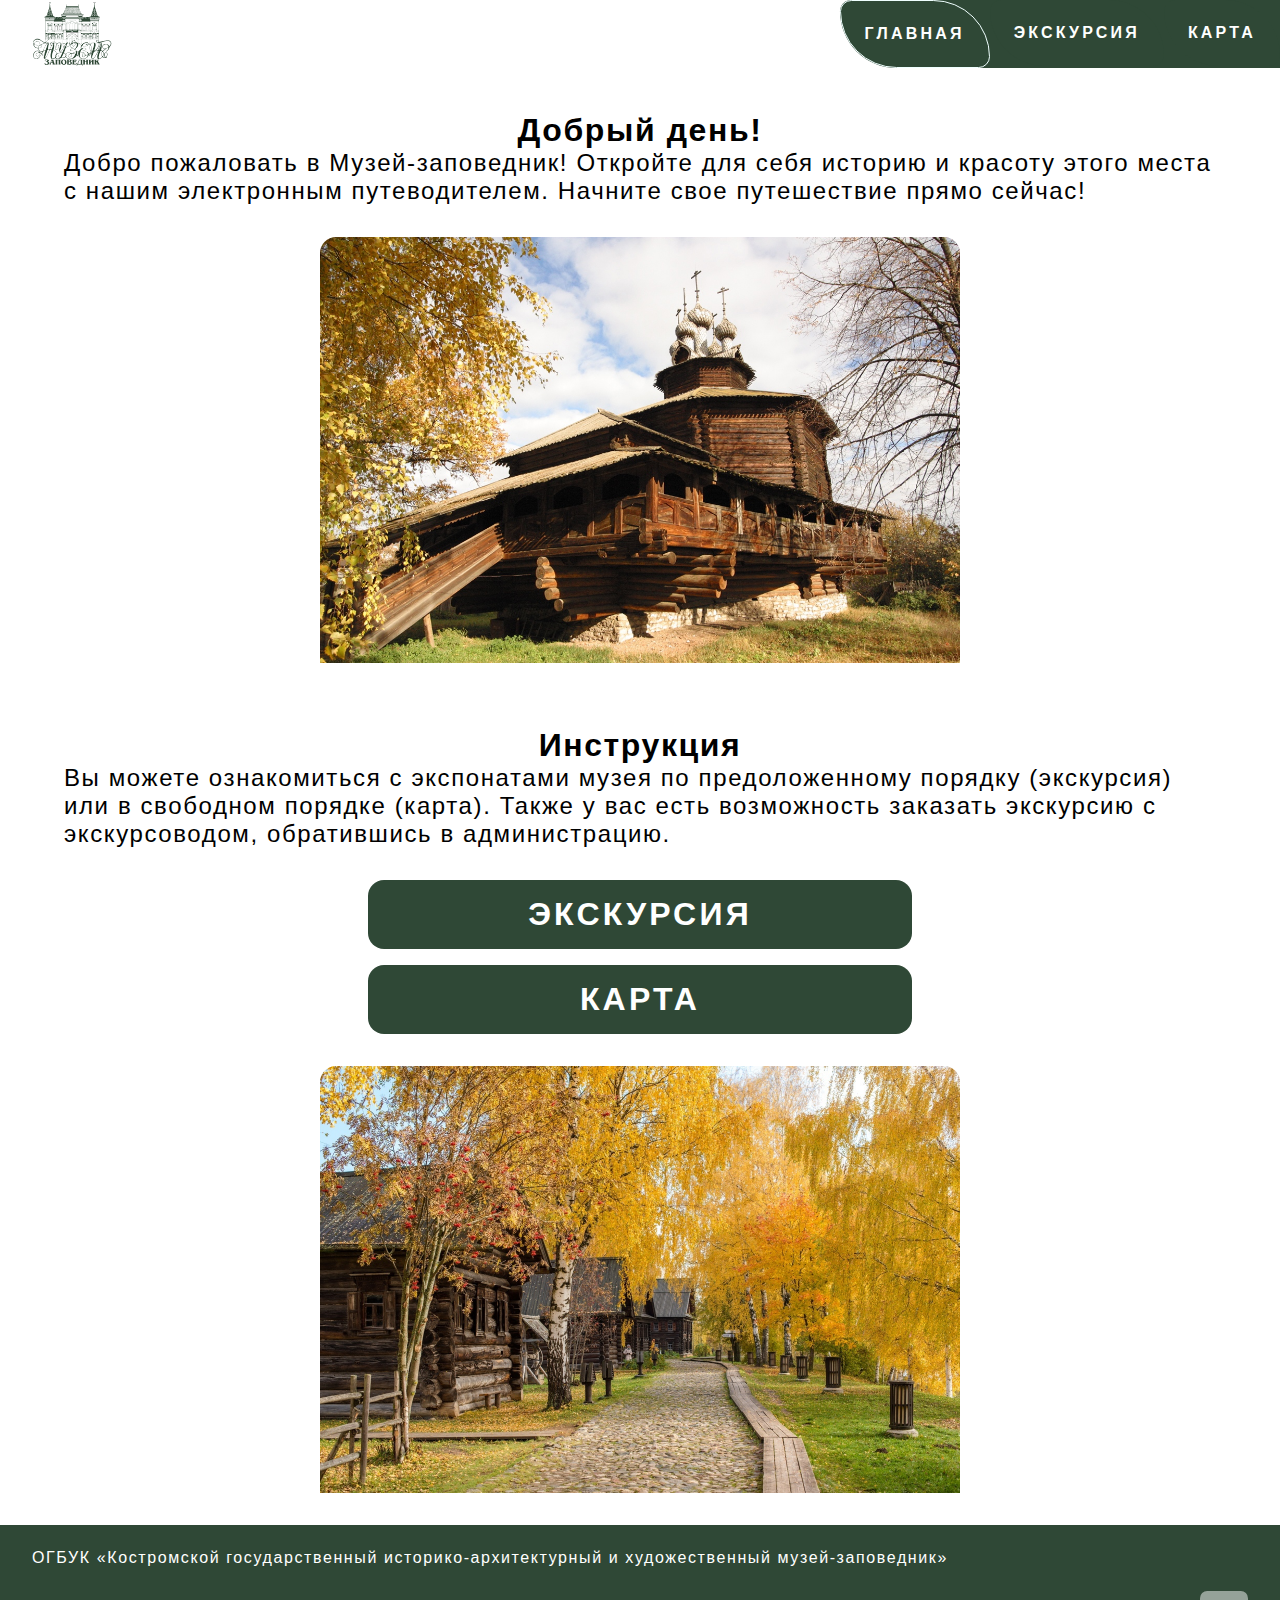
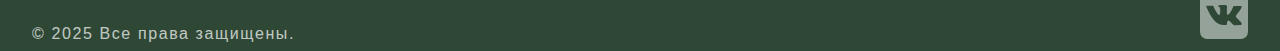
<file: index.html>
<!DOCTYPE html>
<html lang="ru">
    <head>
        <meta charset="UTF-8">
        <link rel="stylesheet" href="css/style.css">
        <title>Костромская слобода</title>
        <meta name = "description" content = "Описание сайта">
        <meta name = "author" content = "Anita Arikhina">
        <link rel="icon" href="svg/logo.svg">
    </head>
    <body>
        <header>
            <img src="svg/logo.svg" alt="logo">
            <nav>
                <ul id="menu">
                    <li><a class="activ" href="index.html">Главная</a></li>
                    <li><a href="html/tour.html">Экскурсия</a></li>
                    <li><a href="html/map.html">Карта</a></li>
                </ul>
            </nav>
        </header>
        <main>
            <div><h1>Добрый день!</h1>
            <p>Добро пожаловать в Музей-заповедник! Откройте для себя историю и красоту этого места с нашим электронным путеводителем. Начните свое путешествие прямо сейчас!</p>
            </div>
            <img src="png/cover.jpg" alt="Обложка">
            <div><h2>Инструкция</h2>
            <p>Вы можете ознакомиться с экспонатами музея по предоложенному порядку (экскурсия) или в свободном порядке (карта). Также у вас есть возможность заказать экскурсию с экскурсоводом, обратившись в администрацию.</p></div>
            <div>
                <a href="html/tour.html">Экскурсия</a>
                <a href="html/map.html">Карта</a>
            </div>
            <img src="png/1.jpg" alt="Картинка 1">
        </main>
        <footer>
            <p class="foot">ОГБУК «Костромской государственный историко-архитектурный и художественный музей-заповедник»</p>
            <div>
            <p>© 2025 Все права защищены.</p>
                <a href="https://vk.com/sloboda44">
                <svg xmlns="http://www.w3.org/2000/svg" aria-label="VK" role="img" viewBox="0 0 512 512"><rect width="512" height="512" rx="15%"/>
                    <path fill="#2F4836" d="M274 363c5-1 14-3 14-15 0 0-1-30 13-34s32 29 51 42c14 9 25 8 25 8l51-1s26-2 14-23c-1-2-9-15-39-42-31-30-26-25 11-76 23-31 33-50 30-57-4-7-20-6-20-6h-57c-6 0-9 1-12 6 0 0-9 25-21 45-25 43-35 45-40 42-9-5-7-24-7-37 0-45 7-61-13-65-13-2-59-4-73 3-7 4-11 11-8 12 3 0 12 1 17 7 8 13 9 75-2 81-15 11-53-62-62-86-2-6-5-7-12-9H79c-6 0-15 1-11 13 27 56 83 193 184 192z"/>
                </svg>
                    </a>
            </div>
        </footer>
    </body>
</html>
</file>
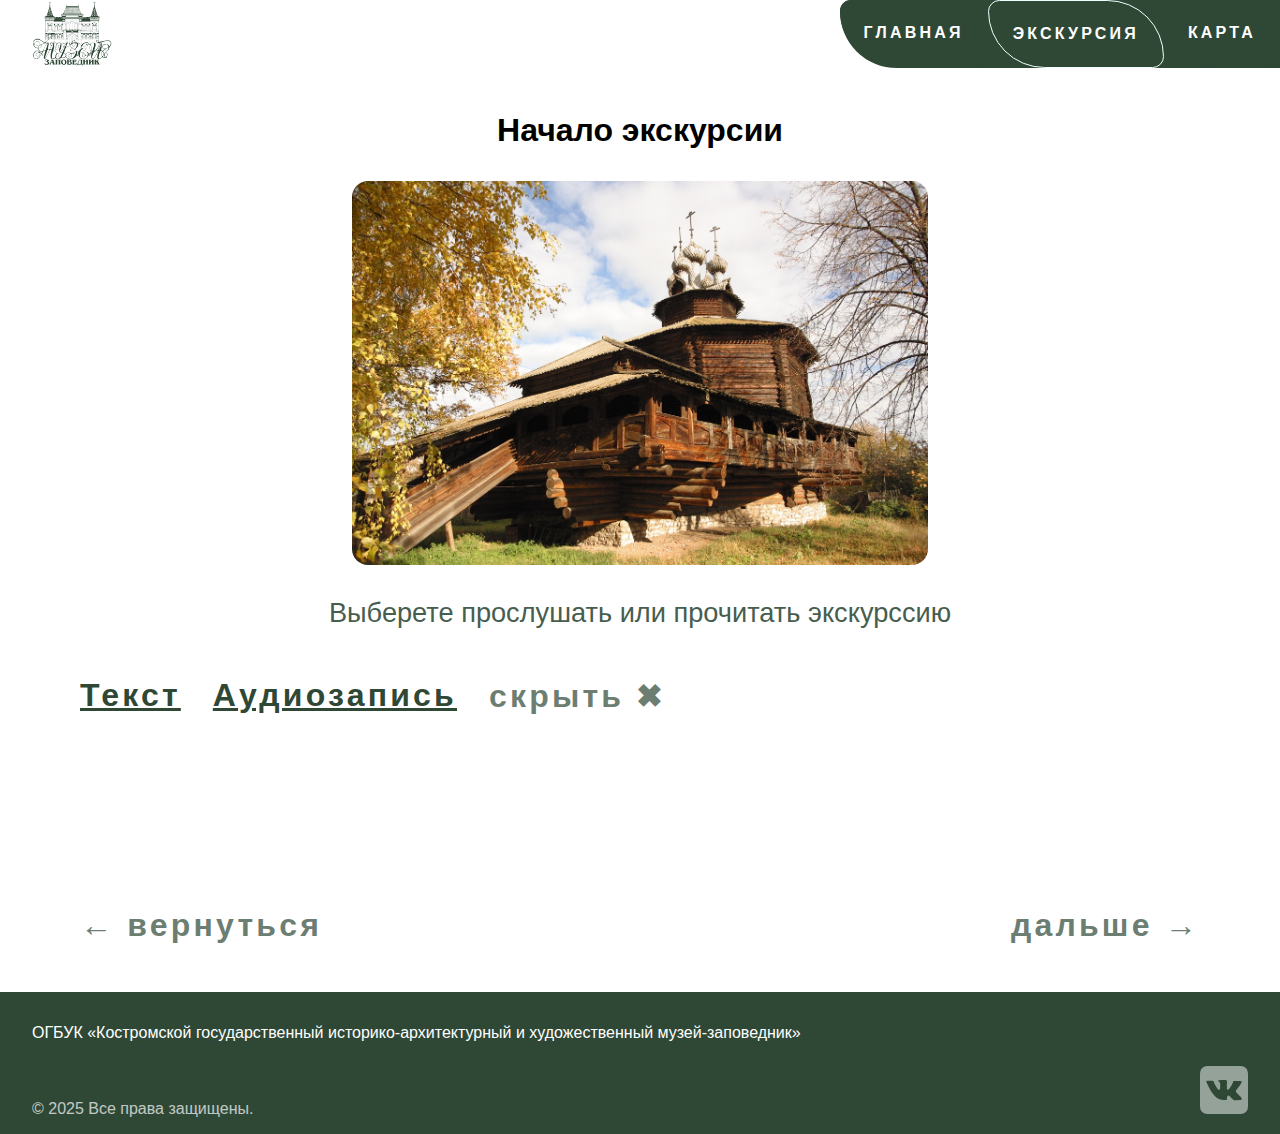
<file: html/tour.html>
<!DOCTYPE html>
<html lang="ru">
    <head>
        <meta charset="UTF-8">
        <link rel="stylesheet" href="../css/style-tour.css">
        <title>Костромская слобода</title>
        <link rel="icon" href="../svg/logo.svg">
        <meta name = "description" content = "Описание сайта">
        <meta name = "author" content = "Anita Arikhina">
    </head>
    <body>
        <header>
            <img src="../svg/logo.svg" alt="logo">
            <nav>
                <ul id="menu">
                    <li><a href="../index.html">Главная</a></li>
                    <li><a class="activ" href="tour.html">Экскурсия</a></li>
                    <li><a href="map.html">Карта</a></li>
                </ul>
            </nav>
        </header>
        <main>
            <h1>Начало экскурсии</h1><div>
            <img src="../png/cover.jpg" alt="Обложка"></div>
            <p class="center">Выберете прослушать или прочитать экскурссию</p>
            <div>
                <a onclick = "FuncText()">Текст</a>
                <a onclick = "FuncAudio()">Аудиозапись</a>
                <a id="hide" onclick = "FuncHide()">скрыть ✖</a>
            </div>
            <div id="audio">
                <audio id="player" controls>
                    <source src="../audio/0.mp3" type="audio/mpeg">
                    <source src="#" type="audio/ogg">
                    У вашего браузера нет возможности воспроизвести аудио 
                </audio>
                <div class="photo">
                    <a onclick = "FuncImg1()">1</a>
                    <a onclick = "FuncImg2()">2</a>
                    <a onclick = "FuncImg3()">3</a>
                </div>
                <figure id="img1">
                    <img src="../png/1.jpg" alt="Картинка 1">
                    <figcaption>Текст подписи под изображением</figcaption>  
                </figure>
                <figure id="img2">
                    <img src="../png/2.jpg" alt="Картинка 2">
                    <figcaption>Текст подписи под изображением</figcaption>  
                </figure>
                <figure id="img3">
                    <img src="../png/cover.jpg" alt="Картинка 3">
                    <figcaption>Текст подписи под изображением</figcaption>  
                </figure>
            </div>
            <div id="text">
                <p>Костромской музей деревянного зодчества расположен на стрелке рек Волги и Костромы. Он был учреждён, областным руководством, 3 мая 1960 года и начало его формирования было связано со строительством Горьковской ГЭС в начале 1950-х годов. В это время создаётся Горьковское водохранилище, река Волга выходит из своих берегов и часть знаменитой Костромской низины тоже вошла в зону подтопления волжскими водами. В селениях тех мест располагались уникальные деревянные постройки – двадцати четырёх свайная церковь Спаса-Преображения (1713 г.) из с. Спас Вёжи и свайные «чёрные» баньки из д. Ведёрки, составлявшие культурный феномен крестьянского архитектурного наследия.  В целях сохранения для последующих поколений эти памятники были перевезены, в 1955 году, на территорию Костромского музея-заповедника, располагавшегося в стенах Ипатьевского монастыря. Собственно эти свайные объекты и положили начало Костромскому музею деревянного зодчества под открытым небом.  
                    </p>
                <figure>
                    <img src="../png/1.jpg" alt="Картинка 1">
                    <figcaption>Текст подписи под изображением</figcaption> <hr> 
                </figure>
                <p>
            Позже, музей стал осваивать и другие прилегающие к Ипатьевскому монастырю территории. В начале 1960-х годов в бывшей подмонастырской Богословской (ныне Ипатьевской) слободе устанавливаются памятники народного зодчества из более отдалённых селений Костромской области. Это прежде всего церковь Собора Пр. Богородицы (1700 г.) из с. Холм Галичского района, дом крестьянина Ершова из Межевского района и др. </p>
                <figure>
                    <img src="../png/2.jpg" alt="Картинка 2">
                    <figcaption>Текст подписи под изображением</figcaption><hr>  
                </figure>
                <p>
             В конце 1960-х годов стала осваиваться музеем и территория собственно стрелки рек Волги и Костромы. Первым памятником, размещенным на бывших заливных монастырских лугах, стала церковь Спаса Всемилостивого (1712 г.) из   с. Фоминское Костромского района. Правее от храма, за рощей, устанавливаются мельницы-столбовки из Солигаличского района, а вдоль левого берега речки Игуменки постепенно выстраивается деревенская улица, состоящая из бывших жилых домов костромских крестьян.</p>
                <figure>
                    <img src="../png/cover.jpg" alt="Картинка 3">
                    <figcaption>Текст подписи под изображением</figcaption><hr>  
                </figure>
                <p>
            По первоначальной задумке музей под открытым небом должен был представлять своим посетителям разнообразие и достоинства памятников народного зодчества, но со второй половины 1970-х годов музейные крестьянские постройки стали дополняться этнографическими экспозициями, что позволило, в конечном итоге, целостно воссоздать жизнь Костромской деревни во всей своей полноте. А за домами, в поле, затем устанавливаются амбары, овин, кузница, что фактически реконструирует традиционную планировку крестьянских усадеб.
                </p>
            </div>
            <div class="navigation">
                <a href="../index.html">← вернуться</a>
                <a href="#">дальше →</a>
            </div>
        </main>
        <footer>
            <p class="foot">ОГБУК «Костромской государственный историко-архитектурный и художественный музей-заповедник»</p>
            <div>
            <p>© 2025 Все права защищены.</p>
                <a href="https://vk.com/sloboda44">
                <svg xmlns="http://www.w3.org/2000/svg" aria-label="VK" role="img" viewBox="0 0 512 512"><rect width="512" height="512" rx="15%"/>
                    <path fill="#2F4836" d="M274 363c5-1 14-3 14-15 0 0-1-30 13-34s32 29 51 42c14 9 25 8 25 8l51-1s26-2 14-23c-1-2-9-15-39-42-31-30-26-25 11-76 23-31 33-50 30-57-4-7-20-6-20-6h-57c-6 0-9 1-12 6 0 0-9 25-21 45-25 43-35 45-40 42-9-5-7-24-7-37 0-45 7-61-13-65-13-2-59-4-73 3-7 4-11 11-8 12 3 0 12 1 17 7 8 13 9 75-2 81-15 11-53-62-62-86-2-6-5-7-12-9H79c-6 0-15 1-11 13 27 56 83 193 184 192z"/>
                </svg>
                </a>
            </div>
        </footer>
        <script>
            function FuncText() {
                document.getElementById("text").style.display = "block";
                document.getElementById("audio").style.display = "none";
            }
            function FuncAudio() {
                document.getElementById("text").style.display = "none";
                document.getElementById("audio").style.display = "block";
            }
            function FuncHide() {
                document.getElementById("text").style.display = "none";
                document.getElementById("audio").style.display = "none";
            }
            function FuncImg1() {
                document.getElementById("img1").style.display = "block";
                document.getElementById("img2").style.display = "none";
                document.getElementById("img3").style.display = "none";
            }
            function FuncImg2() {
                document.getElementById("img1").style.display = "none";
                document.getElementById("img2").style.display = "block";
                document.getElementById("img3").style.display = "none";
            }
            function FuncImg3() {
                document.getElementById("img1").style.display = "none";
                document.getElementById("img2").style.display = "none";
                document.getElementById("img3").style.display = "block";
            }
        </script>
    </body>
</html>
</file>
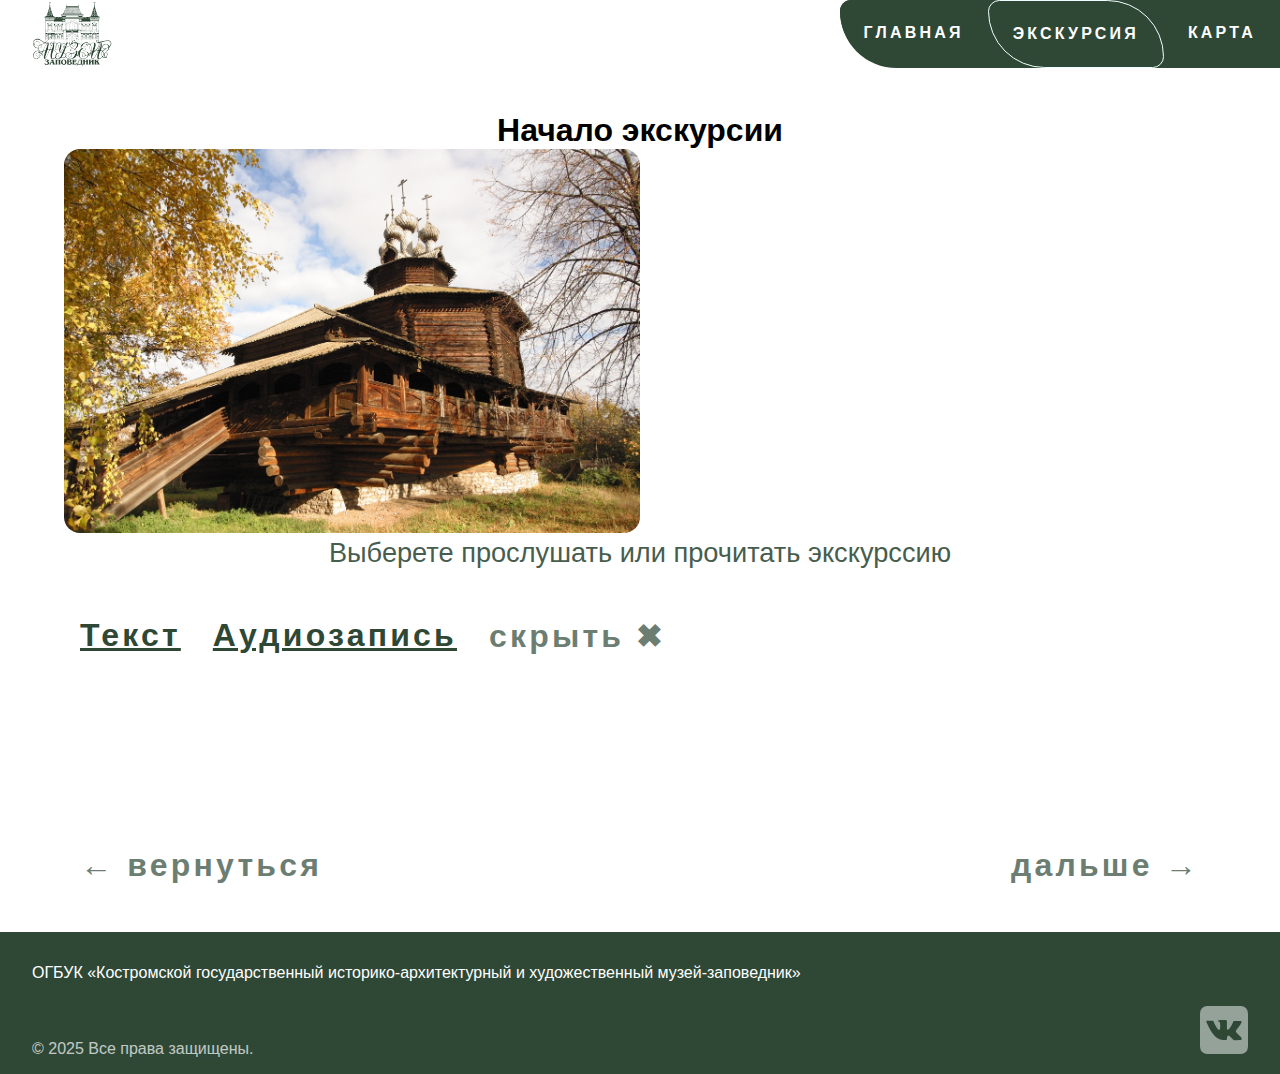
<file: html/tour0.html>
<!DOCTYPE html>
<html lang="ru">
    <head>
        <meta charset="UTF-8">
        <link rel="stylesheet" href="../css/style-tour.css">
        <title>Костромская слабода</title>
        <link rel="icon" href="../svg/logo.svg">
    </head>
    <body>
        <header>
            <img src="../svg/logo.svg" alt="logo">
            <nav>
                <ul id="menu">
                    <li><a href="../index.html">Главная</a></li>
                    <li><a class="activ" href="tour.html">Экскурсия</a></li>
                    <li><a href="map.html">Карта</a></li>
                </ul>
            </nav>
        </header>
        <main>
            <h1>Начало экскурсии</h1>
            <img src="../png/cover.jpg" alt="Обложка">
            <p class="center">Выберете прослушать или прочитать экскурссию</p>
            <div>
                <a onclick = "FuncText()">Текст</a>
                <a onclick = "FuncAudio()">Аудиозапись</a>
                <a id="hide" onclick = "FuncHide()">скрыть ✖</a>
            </div>
            <div id="audio">
                <audio id="player" controls >
                    <source src="../audio/0.mp3" type="audio/mpeg">
                    <source src="#" type="audio/ogg">
                    У вашего браузера нет возможности воспроизвести аудио 
                </audio>
                <div>
                        <button onclick="document.getElementById('player').play()">Воспроизведение</button>
                        <button onclick="document.getElementById('player').pause()">Пауза</button>
                        <button onclick="audio=document.getElementById('player'); audio.currentTime=0; audio.pause(); ">Сначала</button>
                        <button onclick="document.getElementById('player').volume+=0.1">Громкость +</button>
                        <button onclick="document.getElementById('player').volume-=0.1">Громкость -</button>
                    </div>
                <div class="photo">
                    <a onclick = "FuncImg1()">1</a>
                    <a onclick = "FuncImg2()">2</a>
                    <a onclick = "FuncImg3()">3</a>
                </div>
                <figure id="img1">
                    <img src="../png/1.jpg" alt="Картинка 1">
                    <figcaption>Текст подписи под изображением</figcaption>  
                </figure>
                <figure id="img2">
                    <img src="../png/2.jpg" alt="Картинка 2">
                    <figcaption>Текст подписи под изображением</figcaption>  
                </figure>
                <figure id="img3">
                    <img src="../png/cover.jpg" alt="Картинка 3">
                    <figcaption>Текст подписи под изображением</figcaption>  
                </figure>
            </div>
            <div id="text">
                <p>Костромской музей деревянного зодчества расположен на стрелке рек Волги и Костромы. Он был учреждён, областным руководством, 3 мая 1960 года и начало его формирования было связано со строительством Горьковской ГЭС в начале 1950-х годов. В это время создаётся Горьковское водохранилище, река Волга выходит из своих берегов и часть знаменитой Костромской низины тоже вошла в зону подтопления волжскими водами. В селениях тех мест располагались уникальные деревянные постройки – двадцати четырёх свайная церковь Спаса-Преображения (1713 г.) из с. Спас Вёжи и свайные «чёрные» баньки из д. Ведёрки, составлявшие культурный феномен крестьянского архитектурного наследия.  В целях сохранения для последующих поколений эти памятники были перевезены, в 1955 году, на территорию Костромского музея-заповедника, располагавшегося в стенах Ипатьевского монастыря. Собственно эти свайные объекты и положили начало Костромскому музею деревянного зодчества под открытым небом.  
                    </p>
                <figure>
                    <img src="../png/1.jpg" alt="Картинка 1">
                    <figcaption>Текст подписи под изображением</figcaption> <hr> 
                </figure>
                <p>
            Позже, музей стал осваивать и другие прилегающие к Ипатьевскому монастырю территории. В начале 1960-х годов в бывшей подмонастырской Богословской (ныне Ипатьевской) слободе устанавливаются памятники народного зодчества из более отдалённых селений Костромской области. Это прежде всего церковь Собора Пр. Богородицы (1700 г.) из с. Холм Галичского района, дом крестьянина Ершова из Межевского района и др. </p>
                <figure>
                    <img src="../png/2.jpg" alt="Картинка 2">
                    <figcaption>Текст подписи под изображением</figcaption><hr>  
                </figure>
                <p>
             В конце 1960-х годов стала осваиваться музеем и территория собственно стрелки рек Волги и Костромы. Первым памятником, размещенным на бывших заливных монастырских лугах, стала церковь Спаса Всемилостивого (1712 г.) из   с. Фоминское Костромского района. Правее от храма, за рощей, устанавливаются мельницы-столбовки из Солигаличского района, а вдоль левого берега речки Игуменки постепенно выстраивается деревенская улица, состоящая из бывших жилых домов костромских крестьян.</p>
                <figure>
                    <img src="../png/cover.jpg" alt="Картинка 3">
                    <figcaption>Текст подписи под изображением</figcaption><hr>  
                </figure>
                <p>
            По первоначальной задумке музей под открытым небом должен был представлять своим посетителям разнообразие и достоинства памятников народного зодчества, но со второй половины 1970-х годов музейные крестьянские постройки стали дополняться этнографическими экспозициями, что позволило, в конечном итоге, целостно воссоздать жизнь Костромской деревни во всей своей полноте. А за домами, в поле, затем устанавливаются амбары, овин, кузница, что фактически реконструирует традиционную планировку крестьянских усадеб.
                </p>
            </div>
            <div class="navigation">
                <a href="../index.html">← вернуться</a>
                <a href="#">дальше →</a>
            </div>
        </main>
        <footer>
            <p class="foot">ОГБУК «Костромской государственный историко-архитектурный и художественный музей-заповедник»</p>
            <div>
            <p>© 2025 Все права защищены.</p>
                <a href="https://vk.com/sloboda44">
                <svg xmlns="http://www.w3.org/2000/svg" aria-label="VK" role="img" viewBox="0 0 512 512"><rect width="512" height="512" rx="15%"/>
                    <path fill="#2F4836" d="M274 363c5-1 14-3 14-15 0 0-1-30 13-34s32 29 51 42c14 9 25 8 25 8l51-1s26-2 14-23c-1-2-9-15-39-42-31-30-26-25 11-76 23-31 33-50 30-57-4-7-20-6-20-6h-57c-6 0-9 1-12 6 0 0-9 25-21 45-25 43-35 45-40 42-9-5-7-24-7-37 0-45 7-61-13-65-13-2-59-4-73 3-7 4-11 11-8 12 3 0 12 1 17 7 8 13 9 75-2 81-15 11-53-62-62-86-2-6-5-7-12-9H79c-6 0-15 1-11 13 27 56 83 193 184 192z"/>
                </svg>
                </a>
            </div>
        </footer>
        <script>
            function FuncText() {
                document.getElementById("text").style.display = "block";
                document.getElementById("audio").style.display = "none";
            }
            function FuncAudio() {
                document.getElementById("text").style.display = "none";
                document.getElementById("audio").style.display = "block";
            }
            function FuncHide() {
                document.getElementById("text").style.display = "none";
                document.getElementById("audio").style.display = "none";
            }
            function FuncImg1() {
                document.getElementById("img1").style.display = "block";
                document.getElementById("img2").style.display = "none";
                document.getElementById("img3").style.display = "none";
            }
            function FuncImg2() {
                document.getElementById("img1").style.display = "none";
                document.getElementById("img2").style.display = "block";
                document.getElementById("img3").style.display = "none";
            }
            function FuncImg3() {
                document.getElementById("img1").style.display = "none";
                document.getElementById("img2").style.display = "none";
                document.getElementById("img3").style.display = "block";
            }
        </script>
    </body>
</html>
</file>
<file: css/style.css>
* {
    padding: 0;
    margin: 0;
    letter-spacing: 0.1rem;
    font-family: 'Source Sans Pro', sans-serif;
}
main {
    }
body {
    background: #fff;
    min-height: 100vh;
    display: flex;
    flex-direction: column;
    }
header, ul {
    display: flex;
}
header {
    justify-content: space-between;
    position: fixed;  
    top: 0;  
    left: 0;  
    right: 0; 
    background: white;
}
header img {
    margin: 0 2rem;
    width: 5rem;
}
li {
    list-style: none;
}
ul {
    background: #2F4836;
    border-radius: 1rem 0rem 0rem 5rem;
}
nav a {
    background: #2F4836;
    color: white;
    padding: 1.5rem 1.5rem;
    display: block;
    width: auto;
    height: auto;
    text-decoration: none;
    text-transform: uppercase;
    font-weight: bold;
    text-align: center;
    font-size: 1rem;
    border-radius: 1rem 5rem;
}
.activ{
    border: 1px solid azure;
}
a:hover, a:active {
    background: #475D4E;
}
a {
    letter-spacing: 0.2rem;
}
main {
    width: 90%;
    margin: 0 auto;
    margin-top: 5rem;
}
main div {
    margin: 2rem 0;
}
main img {
    width: 40rem;
    display: block;
    margin: 0 auto;
    padding-bottom: 2rem;
    border-radius: 1rem;
    }
h1, h2 {
    text-align: center;
    font-size: 2rem;
}
p {
    font-size: 1.5rem;
}
main a {
    background: #2F4836;
    color: white;
    padding: 1rem 2rem;
    margin: 1rem auto;
    max-width: 30rem;
    display: block;
    text-decoration: none;
    text-transform: uppercase;
    font-weight: bold;
    text-align: center;
    font-size: 2rem;
    border-radius: 1rem;
}
footer {
    background: #2F4836;
    color: white;
    padding: 0.5rem 2rem;
    margin-top: auto;
    position:relative; 
}
footer p{
    padding: 1rem 0;
    font-size: 1rem;
}
.foot {
    margin-bottom: 0.5rem;
}
footer div {
    display: flex;
    align-items: flex-end;
    justify-content: space-between;
    opacity: 0.7;
}
footer div p {
    padding-bottom: 0px;
}
footer svg{
    width: 3rem;
    opacity: 0.7;
    fill: #ffffff;
}
footer svg path{ 
    fill: #2F4836;
}
footer svg:active, footer svg:hover{
    opacity: 1;
    fill: #5281b8;
}
footer svg:active path, footer svg:hover path{ 
    fill: #ffffff;
}

@media ((hover: none) and (orientation: portrait) and (min-device-width: 200px) and (max-device-width: 800px)) or (max-width: 550px) {
    main {
    }
    header, ul {
        display: flex;
    }
    header {
        justify-content: space-between;
        position: fixed;  
        top: 0;  
        left: 0;  
        right: 0; 
        background: white;
    }
    header img {
        margin: 0 2rem;
        width: 15rem;
    }
    li {
        list-style: none;
    }
    ul {
        background: #2F4836;
        border-radius: 1rem 0rem 0rem 5rem;
    }
    nav a {
        background: #2F4836;
        color: white;
        padding: 4.5rem 2rem;
        display: block;
        width: auto;
        height: auto;
        text-decoration: none;
        text-transform: uppercase;
        font-weight: bold;
        text-align: center;
        font-size: 2rem;
        border-radius: 1rem 5rem;
    }
    .activ{
        border: 1px solid azure;
    }
    a:hover, a:active {
        background: #475D4E;
    }
    a {
        letter-spacing: 0.2rem;
    }
    main {
        width: 90%;
        margin: 0 auto;
        margin-top: 20rem;
    }
    main div {
        margin: 4rem 0;
    }
    main img {
            width: 100%;
            display: none;
            margin: 0 auto;
            border-radius: 1rem;
        }
    h1, h2 {
        text-align: center;
        font-size: 5rem;
    }
    p {
        font-size: 2.5rem;
    }
    main a {
        background: #2F4836;
        color: white;
        padding: 1rem 2rem;
        margin: 1rem auto;
        max-width: 30rem;
        display: block;
        text-decoration: none;
        text-transform: uppercase;
        font-weight: bold;
        text-align: center;
        font-size: 4rem;
        border-radius: 1rem;
    }
    footer {
        background: #2F4836;
        color: white;
        padding: 1rem 2rem;
        position:relative; 
    }
    footer p{
        padding: 1rem 0;
        font-size: 2.1rem;
    }
    .foot {
        margin-bottom: 2rem;
    }
    footer div {
        display: flex;
        align-items: flex-end;
        justify-content: space-between;
        opacity: 0.7;
    }
    footer div p {
        padding-bottom: 0px;
    }
    footer svg{
        width: 5rem;
        opacity: 0.7;
        fill: #ffffff;
    }
    footer svg path{ 
        fill: #2F4836;
    }
    footer svg:active, footer svg:hover{
        opacity: 1;
        fill: #5281b8;
    }
    footer svg:active path, footer svg:hover path{ 
        fill: #ffffff;
    }
}

@media ((hover: none) and (orientation: landscape) and (min-device-width: 200px) and (max-device-width: 800px)) or ((pointer: fine) and (min-width: 550px) and (max-width: 750px)) {
    main {
    }
    header img {
        margin: 0 2rem;
        width: 4rem;
    }
    ul {
        background: #2F4836;
        border-radius: 1rem 0rem 0rem 5rem;
    }
    nav a {
        padding: 1rem 2.5rem;
        font-size: 1.5rem;
        border-radius: 1rem 5rem;
    }
    .activ{
        border: 1px solid azure;
    }
    a {
        letter-spacing: 0.2rem;
    }
    main {
        width: 90%;
        margin: 0 auto;
        margin-top: 6rem;
    }
    main div {
        margin: 2rem 0;
    }
    h1, h2 {
        text-align: center;
        font-size: 2rem;
    }
    p {
        font-size: 1.5rem;
    }
    main a {
        padding: 1rem 2rem;
        margin: 1rem auto;
        max-width: 20rem;
        font-size: 2rem;
        border-radius: 1rem;
    }
    footer {
        padding: 0.5rem 2rem;
        position:relative; 
    }
    footer p{
        padding: 1rem 0;
        font-size: 1.5rem;
    }
    .foot {
        margin-bottom: 2rem;
    }
    footer div {
        opacity: 0.7;
    }
    footer div p {
        padding-bottom: 0px;
    }
    footer svg{
        width: 3rem;
        opacity: 0.7;
    }
}

@media ((hover: none) and (orientation: portrait) and (min-device-width: 800px) and (max-device-width: 1100px)) or ((pointer: fine) and (min-width: 750px) and (max-width: 900px)) {
    main {
    }
    header img {
        margin: 0 1rem;
        width: 5rem;
    }
    nav a {
        padding: 2rem 2rem;
        font-size: 1.5rem;
        border-radius: 1rem 5rem;
    }
    .activ{
        border: 1px solid azure;
    }
    a {
        letter-spacing: 0.2rem;
    }
    main {
        width: 90%;
        margin: 0 auto;
        margin-top: 12rem;
    }
    main div {
        margin: 2.5rem 0;
    }
    h1, h2 {
        font-size: 3.5rem;
    }
    p {
        font-size: 2rem;
    }
    main a {
        padding: 1rem 2rem;
        margin: 1rem auto;
        max-width: 30rem;
        font-size: 3rem;
        border-radius: 1rem;
    }
    footer {
        background: #2F4836;
        color: white;
        padding: 1rem 2rem;
        position:relative; 
    }
    footer p{
        padding: 1rem 0;
        font-size: 2.1rem;
    }
    .foot {
        margin-bottom: 2rem;
    }
    footer div p {
        padding-bottom: 0px;
    }
    footer svg{
        width: 3rem;
    }
}

@media ((hover: none) and (orientation: landscape) and (min-device-width: 800px) and (max-device-width: 1100px)) or ((pointer: fine) and (min-width: 900px) and (max-width: 1100px)){
    main {
    }
    body {
        background: #fff;
    }
    header img {
        margin: 0 2rem;
        width: 4rem;
    }
    ul {
        background: #2F4836;
        border-radius: 1rem 0rem 0rem 5rem;
    }
    nav a {
        padding: 0.5rem 2.5rem;
        font-size: 2rem;
        border-radius: 1rem 5rem;
    }
    .activ{
        border: 1px solid azure;
    }
    a {
        letter-spacing: 0.2rem;
    }
    main {
        width: 90%;
        margin: 0 auto;
        margin-top: 6rem;
    }
    main div {
        margin: 2rem 0;
    }
    h1, h2 {
        text-align: center;
        font-size:1.7rem;
    }
    p {
        font-size: 1.5rem;
    }
    main a {
        padding: 1rem 2rem;
        margin: 1rem auto;
        max-width: 20rem;
        font-size: 2rem;
        border-radius: 1rem;
    }
    footer {
        padding: 0.5rem 2rem;
        position:relative;
        bottom: 0;  
        left: 0;  
        right: 0; 
    }
    footer p{
        padding: 1rem 0;
        font-size: 1.5rem;
    }
    .foot {
        margin-bottom: 2rem;
    }
    footer div {
        opacity: 0.7;
    }
    footer div p {
        padding-bottom: 0px;
    }
    footer svg{
        width: 3rem;
        opacity: 0.7;
    }
}

@media ((hover: none) and (orientation: portrait) and (min-device-width: 1100px) and (max-device-width: 2000px)) or ((pointer: fine) and (min-width: 750px) and (max-width: 900px)) {
    main {
    }
    header img {
        margin: 0 1rem;
        width: 7rem;
    }
    nav a {
        padding: 2rem 2rem;
        font-size: 1.5rem;
        border-radius: 1rem 5rem;
    }
    .activ{
        border: 1px solid azure;
    }
    a {
        letter-spacing: 0.2rem;
    }
    main {
        width: 90%;
        margin: 0 auto;
        margin-top: 12rem;
    }
    main div {
        margin: 2.5rem 0;
    }
    h1, h2 {
        font-size: 2.5rem;
    }
    p {
        font-size: 2rem;
    }
    main a {
        padding: 1rem 2rem;
        margin: 1rem auto;
        max-width: 30rem;
        font-size: 1.7rem;
        border-radius: 1rem;
    }
    footer {
        background: #2F4836;
        color: white;
        padding: 1rem 2rem;
        position:relative; 
    }
    footer p{
        padding: 1rem 0;
        font-size: 2rem;
    }
    .foot {
        margin-bottom: 2rem;
    }
    footer div p {
        padding-bottom: 0px;
    }
    footer svg{
        width: 3rem;
    }
}

@media ((hover: none) and (orientation: landscape) and (min-device-width: 1100px) and (max-device-width: 2000px)) or ((pointer: fine) and (min-width: 900px) and (max-width: 1100px)){
    main {
    }
    body {
        background: #fff;
    }
    header img {
        margin: 0 2rem;
        width: 5rem;
    }
    ul {
        background: #2F4836;
        border-radius: 1rem 0rem 0rem 5rem;
    }
    nav a {
        padding: 2rem 2.5rem;
        font-size: 1rem;
        border-radius: 1rem 5rem;
    }
    .activ{
        border: 1px solid azure;
    }
    a {
        letter-spacing: 0.2rem;
    }
    main {
        width: 90%;
        margin: 0 auto;
        margin-top: 6rem;
    }
    main div {
        margin: 2rem 0;
    }
    h1, h2 {
        text-align: center;
        font-size: 2.5rem;
    }
    p {
        font-size: 2rem;
    }
    main a {
        padding: 1rem 2rem;
        margin: 1rem auto;
        max-width: 20rem;
        font-size: 1.5rem;
        border-radius: 1rem;
    }
    footer {
        padding: 0.5rem 2rem;
        position:relative; 
        bottom: 0;  
        left: 0;  
        right: 0; 
    }
    footer p{
        padding: 1rem 0;
        font-size: 1.5rem;
    }
    .foot {
        margin-bottom: 2rem;
    }
    footer div {
        opacity: 0.7;
    }
    footer div p {
        padding-bottom: 0px;
    }
    footer svg{
        width: 3rem;
        opacity: 0.7;
    }
}

@media (pointer: fine) and (min-width: 1700px) {
    main {
    }
    body {
        background: #fff;
    }
    header img {
        margin: 0 2rem;
        width: 5rem;
    }
    ul {
        background: #2F4836;
        border-radius: 1rem 0rem 0rem 5rem;
    }
    nav a {
        padding: 1rem 2.5rem;
        font-size: 2rem;
        border-radius: 1rem 5rem;
    }
    .activ{
        border: 1px solid azure;
    }
    a {
        letter-spacing: 0.2rem;
    }
    main {
        width: 70%;
        margin: 0 auto;
        margin-top: 5rem;
    }
    main div {
        margin: 2rem 0;
    }
    main img {
        width: 40rem;
        display: block;
        margin: 0 auto;
        border-radius: 1rem;
    }
    h1, h2 {
        text-align: center;
        font-size: 2rem;
    }
    p {
        font-size: 1.5rem;
    }
    main a {
        padding: 1rem 2rem;
        margin: 1rem auto;
        max-width: 20rem;
        font-size: 2rem;
        border-radius: 1rem;
    }
    footer {
        padding: 0.5rem 2rem;
        position: relative;
    }
    footer p{
        padding: 1rem 0;
        font-size: 1rem;
    }
    .foot {
        margin-bottom: 0.5rem;
    }
    footer div {
        opacity: 0.7;
    }
    footer div p {
        padding-bottom: 0px;
    }
    footer svg{
        width: 3rem;
        opacity: 0.7;
    }
}
</file>
<file: css/style-tour.css>
* {
    padding: 0;
    margin: 0;
    font-family: 'Source Sans Pro', sans-serif;
}
body {
        background: #fff;
        min-height: 100vh;
        display: flex;
        flex-direction: column;
    }
header, ul {
        display: flex;
    }
header {
        justify-content: space-between;
        position: fixed;  
        top: 0;  
        left: 0;  
        right: 0; 
        background: white;
        z-index: 1;
    }
header img {
        margin: 0 2rem;
        width: 5rem;
    }
li {
        list-style: none;
    }
ul {
        background: #2F4836;
        border-radius: 1rem 0rem 0rem 5rem;
}
nav a {
    background: #2F4836;
    color: white;
    padding: 1.5rem 1.5rem;
    display: block;
    width: auto;
    height: auto;
    text-decoration: none;
    text-transform: uppercase;
    font-weight: bold;
    text-align: center;
    font-size: 1rem;
    border-radius: 1rem 5rem;
    }
.activ{
        border: 1px solid azure;
}
a:hover, a:active {
        background: #475D4E;
}
a {
        letter-spacing: 0.2rem;
}
main {
        width: 90%;
        margin: 0 auto;
        margin-top: 7rem;
    }
main div {
        margin: 2rem 0;
        display: flex;
        flex-direction: row;
        align-items: center;
    }
main img {
        width: 50%;
        margin: 0 auto;
        border-radius: 1rem;
    }
h1, h2 {
        text-align: center;
        font-size: 2rem;
    }
    p {
        font-size: 1.5rem;
    }
    figcaption {
        margin-bottom: 2rem;
        color: #475D4E;
        font-size: 2rem;
    }
    hr {
        border-top: 3px double #475D4E;
    }
    .center {
        text-align: center;
        color: #475D4E;
        font-size: 1.7rem;
    }
    main a {
        color: #2F4836;
        padding: 1rem;
        text-decoration: underline;
        font-weight: bold;
        font-size: 2rem;
    }
    main a:hover, main a:active {
        background: #475D4E;
        border-radius: 1rem;
        color: white;
        text-decoration: none;
    }
    #text {
        display: none;
    }
    #audio {
        display: none;
    }
    audio {
        margin: 1rem auto;
        width: 100%;
        display: block;
    }
    audio::-webkit-media-controls-panel {
        background: #FFDA48;
    }
    #img1, #img2, #img3 {
        display: none;
    }
    .photo {
        display: flex;
    }
    .photo a{
        border-radius: 10rem;
        width: 3rem;
        height: 3rem;
        background: #475D4E;
        color: #fff;
        text-decoration: none;
        text-align: center;
        margin: 1rem;
        opacity: 0.7;
        display: block;
    }
    .photo a:hover{
        opacity: 1;
    }
    #hide {
        text-decoration: none;
        opacity: 0.7;
    }
    .navigation {
        display: flex;
        justify-content: space-between;
        margin-top: 10rem;
        opacity: 0.7;
    }
    .navigation a {
        text-decoration: none;
    }
    footer {
        background: #2F4836;
        color: white;
        padding: 1rem 2rem;
        position:relative; 
        margin-top: auto;
    }
    footer p{
        padding: 1rem 0;
        font-size: 1rem;
    }
    .foot {
        margin-bottom: 0.5rem;
    }
    footer div {
        display: flex;
        align-items: flex-end;
        justify-content: space-between;
        opacity: 0.7;
    }
    footer div p {
        padding-bottom: 0px;
    }
    footer svg{
        width: 3rem;
        opacity: 0.7;
        fill: #ffffff;
    }
    footer svg path{ 
        fill: #2F4836;
    }s
    footer svg:active, footer svg:hover{
        opacity: 1;
        fill: #5281b8;
    }
    footer svg:active path, footer svg:hover path{ 
        fill: #ffffff;
    }

@media ((hover: none) and (orientation: portrait) and (min-device-width: 200px) and (max-device-width: 800px)) or (max-width: 550px) {
    main {
    }
    body {
        background: #fff;
        min-height: 100vh;
        display: flex;
        flex-direction: column;
    }
    header, ul {
        display: flex;
    }
    header {
        justify-content: space-between;
        position: fixed;  
        top: 0;  
        left: 0;  
        right: 0; 
        background: white;
    }
    header img {
        margin: 0 2rem;
        width: 20rem;
    }
    li {
        list-style: none;
    }
    ul {
        background: #2F4836;
        border-radius: 1rem 0rem 0rem 5rem;
    }
    nav a {
        background: #2F4836;
        color: white;
        padding: 4.5rem 2rem;
        display: block;
        width: auto;
        height: auto;
        text-decoration: none;
        text-transform: uppercase;
        font-weight: bold;
        text-align: center;
        font-size: 2rem;
        border-radius: 1rem 5rem;
    }
    .activ{
        border: 1px solid azure;
    }
    a:hover, a:active {
        background: #475D4E;
    }
    a {
        letter-spacing: 0.2rem;
    }
    main {
        width: 90%;
        margin: 0 auto;
        margin-top: 15rem;
    }
    main div {
        margin: 2rem 0;
        display: flex;
        flex-direction: row;
        align-items: center;
    }
    main img {
        width: 100%;
        margin: 2rem auto;
        border-radius: 1rem;
    }
    h1, h2 {
        text-align: center;
        font-size: 5rem;
    }
    p {
        font-size: 2.5rem;
    }
    figcaption {
        text-align: center;
        margin-bottom: 2rem;
        color: #475D4E;
        font-size: 2.5rem;
    }
    hr {
        border-top: 3px double #475D4E;
    }
    .center {
        text-align: center;
        color: #475D4E;
        font-size: 3rem;
    }
    main a {
        color: #2F4836;
        padding: 1rem;
        text-decoration: underline;
        font-weight: bold;
        font-size: 3rem;
    }
    main a:hover, main a:active {
        background: #475D4E;
        border-radius: 1rem;
        color: white;
        text-decoration: none;
    }
    #text {
        display: none;
    }
    #audio {
        display: none;
    }
    audio {
        margin: 1rem auto;
        width: 100%;
        display: block;
    }
    audio::-webkit-media-controls-panel {
        background: #FFDA48;
    }
    #img1, #img2, #img3 {
        display: none;
    }
    .photo {
        display: flex;
    }
    .photo a{
        border-radius: 10rem;
        width: 3rem;
        height: 3rem;
        background: #475D4E;
        color: #fff;
        text-decoration: none;
        text-align: center;
        margin: 1rem;
        opacity: 0.7;
        display: block;
    }
    .photo a:hover{
        opacity: 1;
    }
    #hide {
        text-decoration: none;
        opacity: 0.7;
    }
    .navigation {
        display: flex;
        justify-content: space-between;
        margin-top: 10rem;
        opacity: 0.7;
    }
    .navigation a {
        text-decoration: none;
    }
    footer {
        background: #2F4836;
        color: white;
        padding: 1rem 2rem;
        position:relative; 
        margin-top: auto;
    }
    footer p{
        padding: 1rem 0;
        font-size: 2.1rem;
    }
    .foot {
        margin-bottom: 2rem;
    }
    footer div {
        display: flex;
        align-items: flex-end;
        justify-content: space-between;
        opacity: 0.7;
    }
    footer div p {
        padding-bottom: 0px;
    }
    footer svg{
        width: 5rem;
        opacity: 0.7;
        fill: #ffffff;
    }
    footer svg path{ 
        fill: #2F4836;
    }
    footer svg:active, footer svg:hover{
        opacity: 1;
        fill: #5281b8;
    }
    footer svg:active path, footer svg:hover path{ 
        fill: #ffffff;
    }
}

@media ((hover: none) and (orientation: landscape) and (min-device-width: 200px) and (max-device-width: 800px)) or ((pointer: fine) and (min-width: 550px) and (max-width: 750px)) {
    main {
    }
    body {
        background: #fff;
        min-height: 100vh;
        display: flex;
        flex-direction: column;
    }
    header, ul {
        display: flex;
    }
    header {
        justify-content: space-between;
        position: fixed;  
        top: 0;  
        left: 0;  
        right: 0; 
        background: white;
        z-index: 1;
    }
    header img {
        margin: 0 2rem;
        width: 5rem;
    }
    li {
        list-style: none;
    }
    ul {
        background: #2F4836;
        border-radius: 1rem 0rem 0rem 5rem;
    }
    nav a {
        background: #2F4836;
        color: white;
        padding: 2rem 1.5rem;
        display: block;
        width: auto;
        height: auto;
        text-decoration: none;
        text-transform: uppercase;
        font-weight: bold;
        text-align: center;
        font-size: 1.5rem;
        border-radius: 1rem 5rem;
    }
    .activ{
        border: 1px solid azure;
    }
    a:hover, a:active {
        background: #475D4E;
    }
    a {
        letter-spacing: 0.2rem;
    }
    main {
        width: 90%;
        margin: 0 auto;
        margin-top: 7rem;
    }
    main div {
        margin: 2rem 0;
        display: flex;
        flex-direction: row;
        align-items: center;
    }
    main img{
        width: 50%;
        margin: 0 auto;
        text-align: center;
        border-radius: 1rem;
    }
    main img {
        width: 100%;
        margin: 0 auto;
        border-radius: 1rem;
    }
    h1, h2 {
        text-align: center;
        font-size: 2.5rem;
    }
    p {
        font-size: 2rem;
    }
    figcaption {
        text-align: center;
        margin-bottom: 2rem;
        color: #475D4E;
        font-size: 2rem;
    }
    hr {
        border-top: 3px double #475D4E;
    }
    .center {
        text-align: center;
        color: #475D4E;
        font-size: 2rem;
    }
    main a {
        color: #2F4836;
        padding: 1rem;
        text-decoration: underline;
        font-weight: bold;
        font-size: 2rem;
    }
    main a:hover, main a:active {
        background: #475D4E;
        border-radius: 1rem;
        color: white;
        text-decoration: none;
    }
    #text {
        display: none;
    }
    #audio {
        display: none;
    }
    audio {
        margin: 1rem auto;
        width: 100%;
        display: block;
    }
    audio::-webkit-media-controls-panel {
        background: #FFDA48;
    }
    #img1, #img2, #img3 {
        display: none;
    }
    .photo {
        display: flex;
    }
    .photo a{
        border-radius: 10rem;
        width: 3rem;
        height: 3rem;
        background: #475D4E;
        color: #fff;
        text-decoration: none;
        text-align: center;
        margin: 1rem;
        opacity: 0.7;
        display: block;
    }
    .photo a:hover{
        opacity: 1;
    }
    #hide {
        text-decoration: none;
        opacity: 0.7;
    }
    .navigation {
        display: flex;
        justify-content: space-between;
        margin-top: 10rem;
        opacity: 0.7;
    }
    .navigation a {
        text-decoration: none;
    }
    footer {
        background: #2F4836;
        color: white;
        padding: 1rem 2rem;
        position:relative; 
        margin-top: auto;
    }
    footer p{
        padding: 1rem 0;
        font-size: 1.5rem;
    }
    .foot {
        margin-bottom: 2rem;
    }
    footer div {
        display: flex;
        align-items: flex-end;
        justify-content: space-between;
        opacity: 0.7;
    }
    footer div p {
        padding-bottom: 0px;
    }
    footer svg{
        width: 3rem;
        opacity: 0.7;
        fill: #ffffff;
    }
    footer svg path{ 
        fill: #2F4836;
    }
    footer svg:active, footer svg:hover{
        opacity: 1;
        fill: #5281b8;
    }
    footer svg:active path, footer svg:hover path{ 
        fill: #ffffff;
    }
}

@media ((hover: none) and (orientation: portrait) and (min-device-width: 800px) and (max-device-width: 1100px)) or ((pointer: fine) and (min-width: 750px) and (max-width: 900px)) {
    main {
    }
    body {
        background: #fff;
        min-height: 100vh;
        display: flex;
        flex-direction: column;
    }
    header, ul {
        display: flex;
    }
    header {
        justify-content: space-between;
        position: fixed;  
        top: 0;  
        left: 0;  
        right: 0; 
        background: white;
        z-index: 1;
    }
    header img {
        margin: 0 2rem;
        width: 5rem;
    }
    li {
        list-style: none;
    }
    ul {
        background: #2F4836;
        border-radius: 1rem 0rem 0rem 5rem;
    }
    nav a {
        background: #2F4836;
        color: white;
        padding: 1.5rem 1.5rem;
        display: block;
        width: auto;
        height: auto;
        text-decoration: none;
        text-transform: uppercase;
        font-weight: bold;
        text-align: center;
        font-size: 1.5rem;
        border-radius: 1rem 5rem;
    }
    .activ{
        border: 1px solid azure;
    }
    a:hover, a:active {
        background: #475D4E;
    }
    a {
        letter-spacing: 0.2rem;
    }
    main {
        width: 90%;
        margin: 0 auto;
        margin-top: 7rem;
    }
    main div {
        margin: 2rem 0;
        display: flex;
        flex-direction: row;
        align-items: center;
    }
    main img{
        width: 50%;
        margin: 0 auto;
        text-align: center;
        border-radius: 1rem;
    }
    main img {
        width: 100%;
        margin: 0 auto;
        border-radius: 1rem;
    }
    h1, h2 {
        text-align: center;
        font-size: 2.5rem;
    }
    p {
        font-size: 2rem;
    }
    figcaption {
        text-align: center;
        margin-bottom: 2rem;
        color: #475D4E;
        font-size: 2rem;
    }
    hr {
        border-top: 3px double #475D4E;
    }
    .center {
        text-align: center;
        color: #475D4E;
        font-size: 2rem;
    }
    main a {
        color: #2F4836;
        padding: 1rem;
        text-decoration: underline;
        font-weight: bold;
        font-size: 2rem;
    }
    main a:hover, main a:active {
        background: #475D4E;
        border-radius: 1rem;
        color: white;
        text-decoration: none;
    }
    #text {
        display: none;
    }
    #audio {
        display: none;
    }
    audio {
        margin: 1rem auto;
        width: 100%;
        display: block;
    }
    audio::-webkit-media-controls-panel {
        background: #FFDA48;
    }
    #img1, #img2, #img3 {
        display: none;
    }
    .photo {
        display: flex;
    }
    .photo a{
        border-radius: 10rem;
        width: 3rem;
        height: 3rem;
        background: #475D4E;
        color: #fff;
        text-decoration: none;
        text-align: center;
        margin: 1rem;
        opacity: 0.7;
        display: block;
    }
    .photo a:hover{
        opacity: 1;
    }
    #hide {
        text-decoration: none;
        opacity: 0.7;
    }
    .navigation {
        display: flex;
        justify-content: space-between;
        margin-top: 10rem;
        opacity: 0.7;
    }
    .navigation a {
        text-decoration: none;
    }
    footer {
        background: #2F4836;
        color: white;
        padding: 1rem 2rem;
        position:relative; 
        margin-top: auto;
    }
    footer p{
        padding: 1rem 0;
        font-size: 1.5rem;
    }
    .foot {
        margin-bottom: 2rem;
    }
    footer div {
        display: flex;
        align-items: flex-end;
        justify-content: space-between;
        opacity: 0.7;
    }
    footer div p {
        padding-bottom: 0px;
    }
    footer svg{
        width: 3rem;
        opacity: 0.7;
        fill: #ffffff;
    }
    footer svg path{ 
        fill: #2F4836;
    }
    footer svg:active, footer svg:hover{
        opacity: 1;
        fill: #5281b8;
    }
    footer svg:active path, footer svg:hover path{ 
        fill: #ffffff;
    }
}

@media ((hover: none) and (orientation: landscape) and (min-device-width: 800px) and (max-device-width: 1100px)) or ((pointer: fine) and (min-width: 900px) and (max-width: 1100px)){
    main {
    }
    body {
        background: #fff;
        min-height: 100vh;
        display: flex;
        flex-direction: column;
    }
    header, ul {
        display: flex;
    }
    header {
        justify-content: space-between;
        position: fixed;  
        top: 0;  
        left: 0;  
        right: 0; 
        background: white;
        z-index: 1;
    }
    header img {
        margin: 0 2rem;
        width: 5rem;
    }
    li {
        list-style: none;
    }
    ul {
        background: #2F4836;
        border-radius: 1rem 0rem 0rem 5rem;
    }
    nav a {
        background: #2F4836;
        color: white;
        padding: 1.5rem 1.5rem;
        display: block;
        width: auto;
        height: auto;
        text-decoration: none;
        text-transform: uppercase;
        font-weight: bold;
        text-align: center;
        font-size: 1rem;
        border-radius: 1rem 5rem;
    }
    .activ{
        border: 1px solid azure;
    }
    a:hover, a:active {
        background: #475D4E;
    }
    a {
        letter-spacing: 0.2rem;
    }
    main {
        width: 90%;
        margin: 0 auto;
        margin-top: 7rem;
    }
    main div {
        margin: 2rem 0;
        display: flex;
        flex-direction: row;
        align-items: center;
    }
    main img {
        width: 100%;
        margin: 0 auto;
        border-radius: 1rem;
    }
    h1, h2 {
        text-align: center;
        font-size: 2rem;
    }
    p {
        font-size: 1.5rem;
    }
    figcaption {
        text-align: center;
        margin-bottom: 2rem;
        color: #475D4E;
        font-size: 2rem;
    }
    hr {
        border-top: 3px double #475D4E;
    }
    .center {
        text-align: center;
        color: #475D4E;
        font-size: 1.7rem;
    }
    main a {
        color: #2F4836;
        padding: 1rem;
        text-decoration: underline;
        font-weight: bold;
        font-size: 2rem;
    }
    main a:hover, main a:active {
        background: #475D4E;
        border-radius: 1rem;
        color: white;
        text-decoration: none;
    }
    #text {
        display: none;
    }
    #audio {
        display: none;
    }
    audio {
        margin: 1rem auto;
        width: 100%;
        display: block;
    }
    audio::-webkit-media-controls-panel {
        background: #FFDA48;
    }
    #img1, #img2, #img3 {
        display: none;
    }
    .photo {
        display: flex;
    }
    .photo a{
        border-radius: 10rem;
        width: 3rem;
        height: 3rem;
        background: #475D4E;
        color: #fff;
        text-decoration: none;
        text-align: center;
        margin: 1rem;
        opacity: 0.7;
        display: block;
    }
    .photo a:hover{
        opacity: 1;
    }
    #hide {
        text-decoration: none;
        opacity: 0.7;
    }
    .navigation {
        display: flex;
        justify-content: space-between;
        margin-top: 10rem;
        opacity: 0.7;
    }
    .navigation a {
        text-decoration: none;
    }
    footer {
        background: #2F4836;
        color: white;
        padding: 1rem 2rem;
        position:relative; 
        margin-top: auto;
    }
    footer p{
        padding: 1rem 0;
        font-size: 1.5rem;
    }
    .foot {
        margin-bottom: 2rem;
    }
    footer div {
        display: flex;
        align-items: flex-end;
        justify-content: space-between;
        opacity: 0.7;
    }
    footer div p {
        padding-bottom: 0px;
    }
    footer svg{
        width: 3rem;
        opacity: 0.7;
        fill: #ffffff;
    }
    footer svg path{ 
        fill: #2F4836;
    }
    footer svg:active, footer svg:hover{
        opacity: 1;
        fill: #5281b8;
    }
    footer svg:active path, footer svg:hover path{ 
        fill: #ffffff;
    }
}

@media ((hover: none) and (orientation: portrait) and (min-device-width: 1100px) and (max-device-width: 2000px)) or ((pointer: fine) and (min-width: 750px) and (max-width: 900px)) {
    main {
    }
    body {
        background: #fff;
        min-height: 100vh;
        display: flex;
        flex-direction: column;
    }
    header, ul {
        display: flex;
    }
    header {
        justify-content: space-between;
        position: fixed;  
        top: 0;  
        left: 0;  
        right: 0; 
        background: white;
        z-index: 1;
    }
    header img {
        margin: 0 2rem;
        width: 5rem;
    }
    li {
        list-style: none;
    }
    ul {
        background: #2F4836;
        border-radius: 1rem 0rem 0rem 5rem;
    }
    nav a {
        background: #2F4836;
        color: white;
        padding: 1.5rem 1.5rem;
        display: block;
        width: auto;
        height: auto;
        text-decoration: none;
        text-transform: uppercase;
        font-weight: bold;
        text-align: center;
        font-size: 1.5rem;
        border-radius: 1rem 5rem;
    }
    .activ{
        border: 1px solid azure;
    }
    a:hover, a:active {
        background: #475D4E;
    }
    a {
        letter-spacing: 0.2rem;
    }
    main {
        width: 90%;
        margin: 0 auto;
        margin-top: 7rem;
    }
    main div {
        margin: 2rem 0;
        display: flex;
        flex-direction: row;
        align-items: center;
    }
    main img{
        width: 50%;
        margin: 0 auto;
        text-align: center;
        border-radius: 1rem;
    }
    main img {
        width: 100%;
        margin: 0 auto;
        border-radius: 1rem;
    }
    h1, h2 {
        text-align: center;
        font-size: 2.5rem;
    }
    p {
        font-size: 2rem;
    }
    figcaption {
        text-align: center;
        margin-bottom: 2rem;
        color: #475D4E;
        font-size: 2rem;
    }
    hr {
        border-top: 3px double #475D4E;
    }
    .center {
        text-align: center;
        color: #475D4E;
        font-size: 2rem;
    }
    main a {
        color: #2F4836;
        padding: 1rem;
        text-decoration: underline;
        font-weight: bold;
        font-size: 2rem;
    }
    main a:hover, main a:active {
        background: #475D4E;
        border-radius: 1rem;
        color: white;
        text-decoration: none;
    }
    #text {
        display: none;
    }
    #audio {
        display: none;
    }
    audio {
        margin: 1rem auto;
        width: 100%;
        display: block;
    }
    audio::-webkit-media-controls-panel {
        background: #FFDA48;
    }
    #img1, #img2, #img3 {
        display: none;
    }
    .photo {
        display: flex;
    }
    .photo a{
        border-radius: 10rem;
        width: 3rem;
        height: 3rem;
        background: #475D4E;
        color: #fff;
        text-decoration: none;
        text-align: center;
        margin: 1rem;
        opacity: 0.7;
        display: block;
    }
    .photo a:hover{
        opacity: 1;
    }
    #hide {
        text-decoration: none;
        opacity: 0.7;
    }
    .navigation {
        display: flex;
        justify-content: space-between;
        margin-top: 10rem;
        opacity: 0.7;
    }
    .navigation a {
        text-decoration: none;
    }
    footer {
        background: #2F4836;
        color: white;
        padding: 1rem 2rem;
        position:relative; 
        margin-top: auto;
    }
    footer p{
        padding: 1rem 0;
        font-size: 1.5rem;
    }
    .foot {
        margin-bottom: 2rem;
    }
    footer div {
        display: flex;
        align-items: flex-end;
        justify-content: space-between;
        opacity: 0.7;
    }
    footer div p {
        padding-bottom: 0px;
    }
    footer svg{
        width: 3rem;
        opacity: 0.7;
        fill: #ffffff;
    }
    footer svg path{ 
        fill: #2F4836;
    }
    footer svg:active, footer svg:hover{
        opacity: 1;
        fill: #5281b8;
    }
    footer svg:active path, footer svg:hover path{ 
        fill: #ffffff;
    }
}

@media ((hover: none) and (orientation: landscape) and (min-device-width: 1100px) and (max-device-width: 2000px)) or ((pointer: fine) and (min-width: 900px) and (max-width: 1100px)){
    main {
    }
    body {
        background: #fff;
        min-height: 100vh;
        display: flex;
        flex-direction: column;
    }
    header, ul {
        display: flex;
    }
    header {
        justify-content: space-between;
        position: fixed;  
        top: 0;  
        left: 0;  
        right: 0; 
        background: white;
        z-index: 1;
    }
    header img {
        margin: 0 2rem;
        width: 5rem;
    }
    li {
        list-style: none;
    }
    ul {
        background: #2F4836;
        border-radius: 1rem 0rem 0rem 5rem;
    }
    nav a {
        background: #2F4836;
        color: white;
        padding: 1.5rem 1.5rem;
        display: block;
        width: auto;
        height: auto;
        text-decoration: none;
        text-transform: uppercase;
        font-weight: bold;
        text-align: center;
        font-size: 1rem;
        border-radius: 1rem 5rem;
    }
    .activ{
        border: 1px solid azure;
    }
    a:hover, a:active {
        background: #475D4E;
    }
    a {
        letter-spacing: 0.2rem;
    }
    main {
        width: 90%;
        margin: 0 auto;
        margin-top: 7rem;
    }
    main div {
        margin: 2rem 0;
        display: flex;
        flex-direction: row;
        align-items: center;
    }
    main img {
        width: 100%;
        margin: 0 auto;
        border-radius: 1rem;
    }
    h1, h2 {
        text-align: center;
        font-size: 2rem;
    }
    p {
        font-size: 1.5rem;
    }
    figcaption {
        text-align: center;
        margin-bottom: 2rem;
        color: #475D4E;
        font-size: 2rem;
    }
    hr {
        border-top: 3px double #475D4E;
    }
    .center {
        text-align: center;
        color: #475D4E;
        font-size: 1.7rem;
    }
    main a {
        color: #2F4836;
        padding: 1rem;
        text-decoration: underline;
        font-weight: bold;
        font-size: 2rem;
    }
    main a:hover, main a:active {
        background: #475D4E;
        border-radius: 1rem;
        color: white;
        text-decoration: none;
    }
    #text {
        display: none;
    }
    #audio {
        display: none;
    }
    audio {
        margin: 1rem auto;
        width: 100%;
        display: block;
    }
    audio::-webkit-media-controls-panel {
        background: #FFDA48;
    }
    #img1, #img2, #img3 {
        display: none;
    }
    .photo {
        display: flex;
    }
    .photo a{
        border-radius: 10rem;
        width: 3rem;
        height: 3rem;
        background: #475D4E;
        color: #fff;
        text-decoration: none;
        text-align: center;
        margin: 1rem;
        opacity: 0.7;
        display: block;
    }
    .photo a:hover{
        opacity: 1;
    }
    #hide {
        text-decoration: none;
        opacity: 0.7;
    }
    .navigation {
        display: flex;
        justify-content: space-between;
        margin-top: 10rem;
        opacity: 0.7;
    }
    .navigation a {
        text-decoration: none;
    }
    footer {
        background: #2F4836;
        color: white;
        padding: 1rem 2rem;
        position:relative; 
        margin-top: auto;
    }
    footer p{
        padding: 1rem 0;
        font-size: 1.5rem;
    }
    .foot {
        margin-bottom: 2rem;
    }
    footer div {
        display: flex;
        align-items: flex-end;
        justify-content: space-between;
        opacity: 0.7;
    }
    footer div p {
        padding-bottom: 0px;
    }
    footer svg{
        width: 3rem;
        opacity: 0.7;
        fill: #ffffff;
    }
    footer svg path{ 
        fill: #2F4836;
    }
    footer svg:active, footer svg:hover{
        opacity: 1;
        fill: #5281b8;
    }
    footer svg:active path, footer svg:hover path{ 
        fill: #ffffff;
    }
}

@media (pointer: fine) and (min-width: 1700px) {
    main {
    }
    body {
        background: #fff;
        min-height: 100vh;
        display: flex;
        flex-direction: column;
    }
    header, ul {
        display: flex;
    }
    header {
        justify-content: space-between;
        position: fixed;  
        top: 0;  
        left: 0;  
        right: 0; 
        background: white;
        z-index: 1;
    }
    header img {
        margin: 0 2rem;
        width: 5rem;
    }
    li {
        list-style: none;
    }
    ul {
        background: #2F4836;
        border-radius: 1rem 0rem 0rem 5rem;
    }
    nav a {
        background: #2F4836;
        color: white;
        padding: 1.5rem 1.5rem;
        display: block;
        width: auto;
        height: auto;
        text-decoration: none;
        text-transform: uppercase;
        font-weight: bold;
        text-align: center;
        font-size: 1rem;
        border-radius: 1rem 5rem;
    }
    .activ{
        border: 1px solid azure;
    }
    a:hover, a:active {
        background: #475D4E;
    }
    a {
        letter-spacing: 0.2rem;
    }
    main {
        width: 90%;
        margin: 0 auto;
        margin-top: 7rem;
    }
    main div {
        margin: 2rem 0;
        display: flex;
        flex-direction: row;
        align-items: center;
    }
    main img {
        width: 100%;
        margin: 0 auto;
        border-radius: 1rem;
    }
    h1, h2 {
        text-align: center;
        font-size: 2rem;
    }
    p {
        font-size: 1.5rem;
    }
    figcaption {
        text-align: center;
        margin-bottom: 2rem;
        color: #475D4E;
        font-size: 2rem;
    }
    hr {
        border-top: 3px double #475D4E;
    }
    .center {
        text-align: center;
        color: #475D4E;
        font-size: 1.7rem;
    }
    main a {
        color: #2F4836;
        padding: 1rem;
        text-decoration: underline;
        font-weight: bold;
        font-size: 2rem;
    }
    main a:hover, main a:active {
        background: #475D4E;
        border-radius: 1rem;
        color: white;
        text-decoration: none;
    }
    #text {
        display: none;
    }
    #audio {
        display: none;
    }
    audio {
        margin: 1rem auto;
        width: 100%;
        display: block;
    }
    audio::-webkit-media-controls-panel {
        background: #FFDA48;
    }
    #img1, #img2, #img3 {
        display: none;
    }
    .photo {
        display: flex;
    }
    .photo a{
        border-radius: 10rem;
        width: 3rem;
        height: 3rem;
        background: #475D4E;
        color: #fff;
        text-decoration: none;
        text-align: center;
        margin: 1rem;
        opacity: 0.7;
        display: block;
    }
    .photo a:hover{
        opacity: 1;
    }
    #hide {
        text-decoration: none;
        opacity: 0.7;
    }
    .navigation {
        display: flex;
        justify-content: space-between;
        margin-top: 10rem;
        opacity: 0.7;
    }
    .navigation a {
        text-decoration: none;
    }
    footer {
        background: #2F4836;
        color: white;
        padding: 1rem 2rem;
        position:relative; 
        margin-top: auto;
    }
    footer p{
        padding: 1rem 0;
        font-size: 1.5rem;
    }
    .foot {
        margin-bottom: 2rem;
    }
    footer div {
        display: flex;
        align-items: flex-end;
        justify-content: space-between;
        opacity: 0.7;
    }
    footer div p {
        padding-bottom: 0px;
    }
    footer svg{
        width: 3rem;
        opacity: 0.7;
        fill: #ffffff;
    }
    footer svg path{ 
        fill: #2F4836;
    }s
    footer svg:active, footer svg:hover{
        opacity: 1;
        fill: #5281b8;
    }
    footer svg:active path, footer svg:hover path{ 
        fill: #ffffff;
    }
}
</file>
